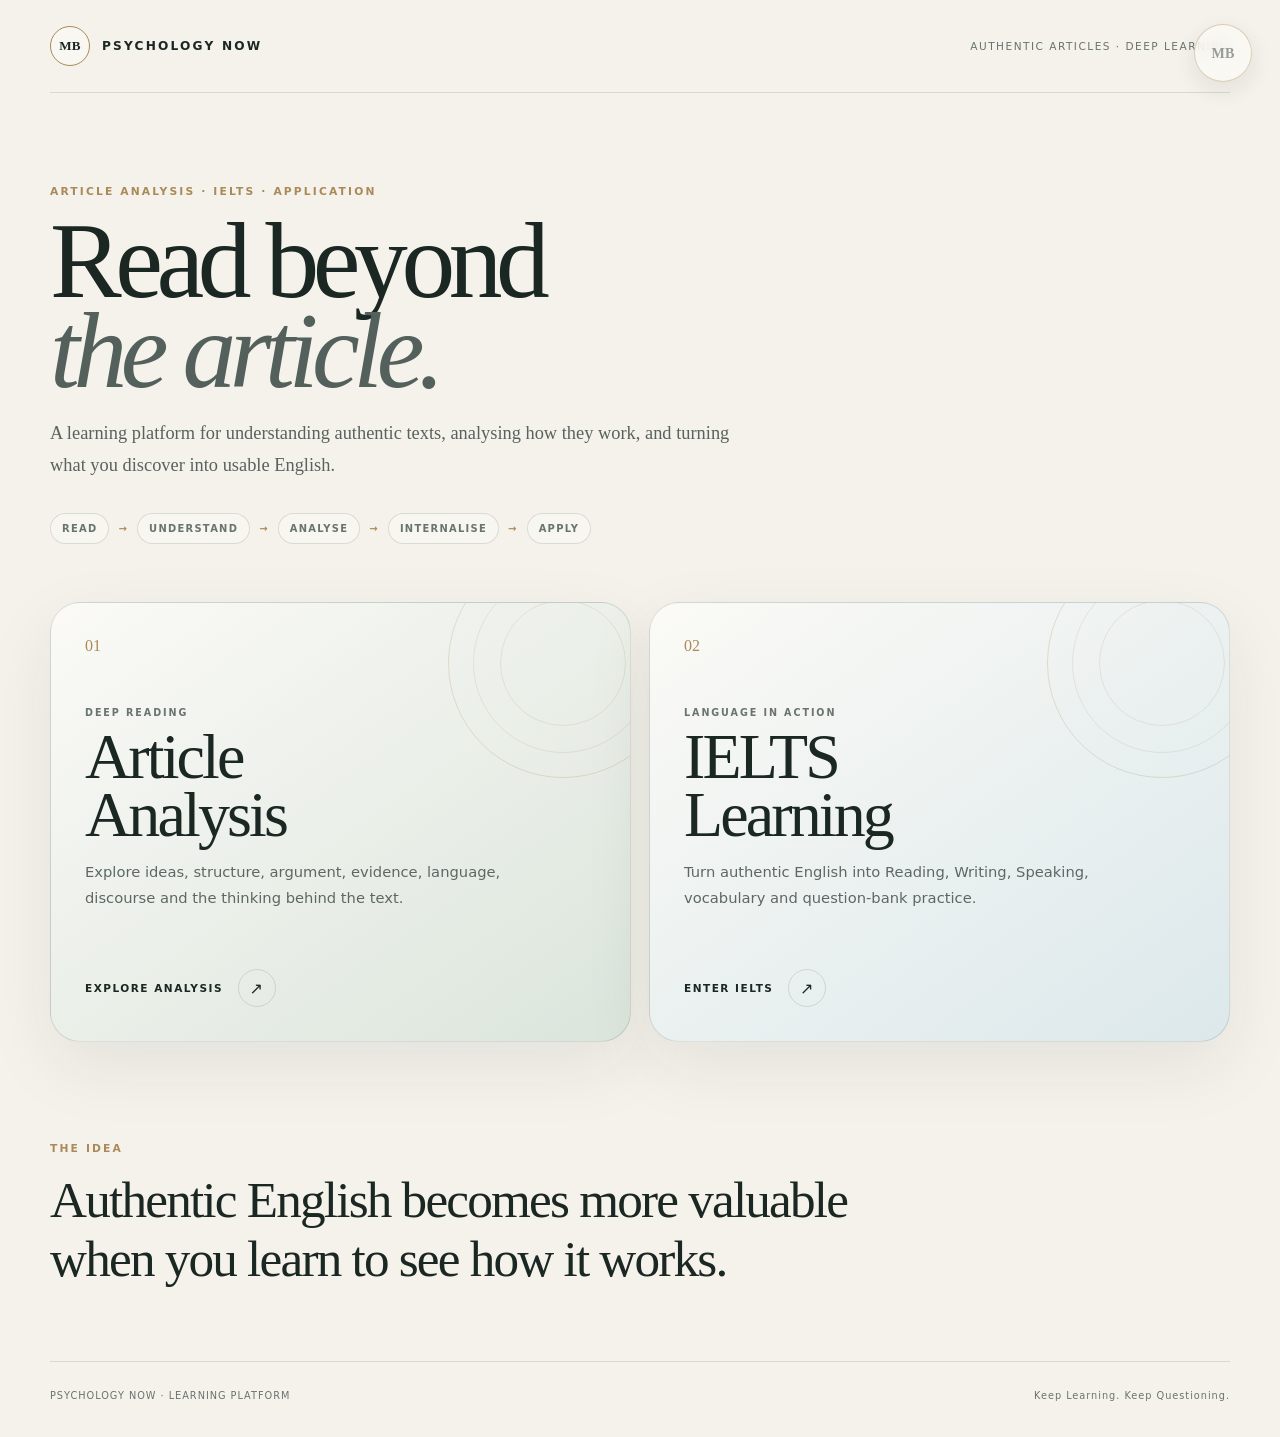
<file: index.html>
<!DOCTYPE html><html lang="en"><head><meta charset="UTF-8"><meta name="viewport" content="width=device-width, initial-scale=1.0"><meta name="description" content="Psychology Now — authentic articles, deep analysis and IELTS learning."><title>Psychology Now · Learning Platform</title><link rel="stylesheet" href="css/style.css?v=5"><style>.floating-watermark{position:fixed!important;top:24px!important;right:28px!important;bottom:auto!important;left:auto!important;transform:none!important;width:58px!important;height:58px!important;display:grid!important;place-items:center!important;border:1px solid rgba(169,138,88,.42)!important;border-radius:50%!important;background:rgba(251,250,246,.78)!important;color:rgba(27,39,35,.48)!important;z-index:999999!important;pointer-events:none!important;box-shadow:0 8px 28px rgba(27,39,35,.10)!important}@media(max-width:760px){.floating-watermark{top:16px!important;right:16px!important;width:52px!important;height:52px!important}} </style></head><body><div class="site-shell"><header class="site-header"><a class="brand" href="index.html" aria-label="Psychology Now home"><span class="brand-mark">MB</span><span>PSYCHOLOGY NOW</span></a><span class="header-note">AUTHENTIC ARTICLES · DEEP LEARNING</span></header><main><section class="hero"><p class="eyebrow">ARTICLE ANALYSIS · IELTS · APPLICATION</p><h1>Read beyond<br><em>the article.</em></h1><p class="hero-copy">A learning platform for understanding authentic texts, analysing how they work, and turning what you discover into usable English.</p><div class="learning-path" aria-label="Learning path"><span>READ</span><i>→</i><span>UNDERSTAND</span><i>→</i><span>ANALYSE</span><i>→</i><span>INTERNALISE</span><i>→</i><span>APPLY</span></div></section><section class="platform-grid" aria-label="Main platforms"><a class="platform-card analysis" href="article-analysis/"><div class="orb"></div><div><p class="card-number">01</p><p class="card-label">DEEP READING</p><h2>Article<br>Analysis</h2><p class="card-copy">Explore ideas, structure, argument, evidence, language, discourse and the thinking behind the text.</p></div><span class="card-action">EXPLORE ANALYSIS <b>↗</b></span></a><a class="platform-card ielts" href="#ielts"><div class="orb"></div><div><p class="card-number">02</p><p class="card-label">LANGUAGE IN ACTION</p><h2>IELTS<br>Learning</h2><p class="card-copy">Turn authentic English into Reading, Writing, Speaking, vocabulary and question-bank practice.</p></div><span class="card-action">ENTER IELTS <b>↗</b></span></a></section><section class="philosophy"><p class="section-label">THE IDEA</p><p class="philosophy-line">Authentic English becomes more valuable when you learn to <strong>see how it works.</strong></p></section></main><footer><span>PSYCHOLOGY NOW · LEARNING PLATFORM</span><span>Keep Learning. Keep Questioning.</span></footer></div><div class="floating-watermark" aria-label="Psychology Now logo">MB</div></body></html>
</file>
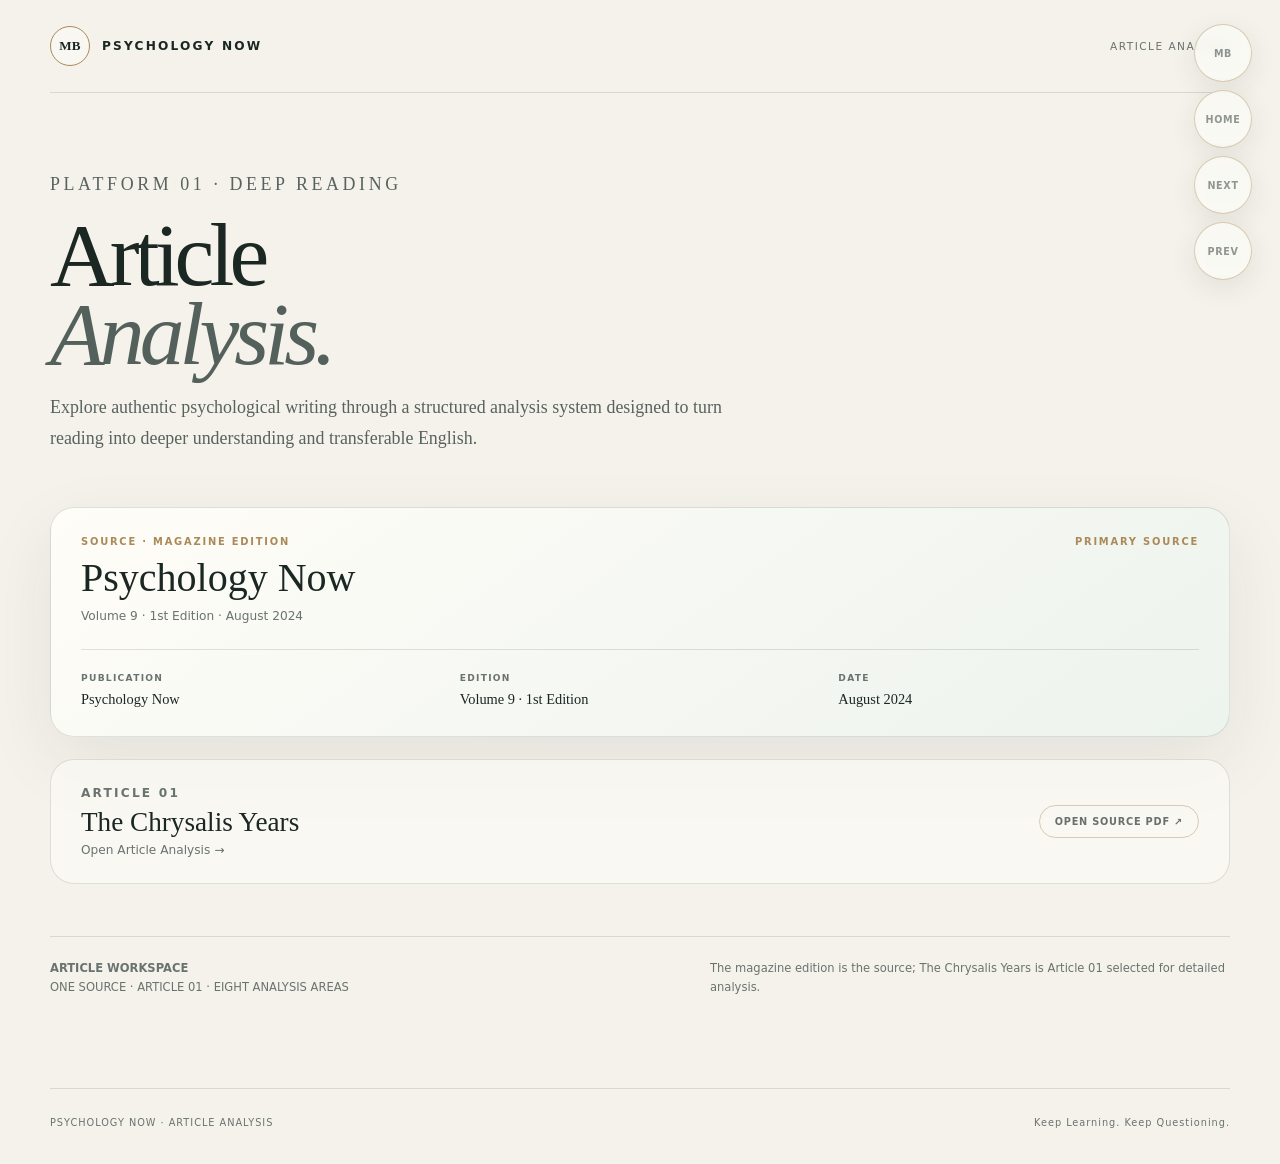
<file: article-analysis/index.html>
<!DOCTYPE html><html lang="en"><head><meta charset="UTF-8"><meta name="viewport" content="width=device-width, initial-scale=1.0"><title>Article Analysis · Psychology Now</title><link rel="stylesheet" href="../css/style.css?v=5"><style>
.analysis-page{padding:76px 0 90px}.floating-nav{position:fixed;top:24px;right:28px;z-index:999998;display:flex;flex-direction:column;gap:8px}.float-btn{width:58px;height:58px;display:grid;place-items:center;border:1px solid rgba(169,138,88,.42);border-radius:50%;text-decoration:none;color:rgba(27,39,35,.48);font-size:.60rem;font-weight:800;letter-spacing:.07em;background:rgba(251,250,246,.82);backdrop-filter:blur(6px);-webkit-backdrop-filter:blur(6px);box-shadow:0 8px 28px rgba(27,39,35,.09);transition:.2s ease}.float-btn:hover{transform:translateY(-2px);color:var(--ink);box-shadow:0 12px 32px rgba(27,39,35,.12)}.analysis-hero{max-width:820px}.analysis-hero h1{margin:16px 0 18px;font:500 clamp(3.2rem,7vw,6.4rem)/.88 Georgia,serif;letter-spacing:-.055em}.analysis-hero h1 em{font-weight:400;color:#53605b}.analysis-hero p{max-width:680px;margin:0;color:#58625e;font:400 1.12rem/1.75 Georgia,serif}.source-card{margin-top:52px;padding:28px 30px;border:1px solid var(--line);border-radius:24px;background:linear-gradient(145deg,#fffdf8,#edf3ed);box-shadow:var(--shadow)}.source-top{display:flex;justify-content:space-between;align-items:flex-start;gap:20px}.source-label{margin:0;color:var(--gold);font-size:.62rem;font-weight:800;letter-spacing:.18em}.source-card h2{margin:10px 0 7px;font:500 clamp(1.7rem,3.2vw,2.5rem)/1.05 Georgia,serif}.source-meta{margin:0;color:var(--muted);font-size:.76rem;line-height:1.65}.source-divider{margin:23px 0;border:0;border-top:1px solid var(--line)}.source-details{display:grid;grid-template-columns:repeat(3,1fr);gap:18px}.source-detail span{display:block;color:var(--muted);font-size:.57rem;font-weight:800;letter-spacing:.14em;margin-bottom:6px}.source-detail strong{font:500 .9rem Georgia,serif}.article-entry{margin-top:22px;padding:26px 30px;border:1px solid var(--line);border-radius:24px;background:rgba(251,250,246,.72);display:flex;justify-content:space-between;align-items:center;gap:24px;text-decoration:none;transition:.22s ease}.article-entry:hover{transform:translateY(-3px);box-shadow:var(--shadow)}.article-entry h2{margin:7px 0 5px;font:500 1.7rem Georgia,serif}.article-entry p{margin:0;color:var(--muted);font-size:.76rem}.article-open{display:inline-flex;align-items:center;gap:7px;padding:10px 15px;border:1px solid rgba(169,138,88,.42);border-radius:999px;color:rgba(27,39,35,.65);font-size:.61rem;font-weight:800;letter-spacing:.08em;text-decoration:none;white-space:nowrap;transition:.2s ease}.article-open:hover{transform:translateY(-2px);color:var(--ink);background:rgba(255,255,255,.65)}.article-arrow{font-size:1.3rem;color:var(--gold)}.section-intro{margin-top:52px;padding-top:22px;border-top:1px solid var(--line);display:flex;justify-content:space-between;gap:30px}.section-intro p{margin:0;color:var(--muted);font-size:.72rem;line-height:1.7;max-width:520px}@media(max-width:760px){.analysis-page{padding:78px 0 65px}.source-details{grid-template-columns:1fr}.article-entry{align-items:flex-start;flex-direction:column}.article-open{align-self:flex-start}.floating-nav{top:16px;right:16px;gap:6px}.float-btn{width:52px;height:52px;font-size:.54rem}}
</style></head><body><div class="site-shell"><header class="site-header"><a class="brand" href="../index.html" aria-label="Psychology Now home"><span class="brand-mark">MB</span><span>PSYCHOLOGY NOW</span></a><span class="header-note">ARTICLE ANALYSIS</span></header><main class="analysis-page"><section class="analysis-hero"><p class="eyebrow">PLATFORM 01 · DEEP READING</p><h1>Article<br><em>Analysis.</em></h1><p>Explore authentic psychological writing through a structured analysis system designed to turn reading into deeper understanding and transferable English.</p></section><section class="source-card" aria-label="Source profile"><div class="source-top"><div><p class="source-label">SOURCE · MAGAZINE EDITION</p><h2>Psychology Now</h2><p class="source-meta">Volume 9 · 1st Edition · August 2024</p></div><span class="source-label">PRIMARY SOURCE</span></div><hr class="source-divider"><div class="source-details"><div class="source-detail"><span>PUBLICATION</span><strong>Psychology Now</strong></div><div class="source-detail"><span>EDITION</span><strong>Volume 9 · 1st Edition</strong></div><div class="source-detail"><span>DATE</span><strong>August 2024</strong></div></div></section><div class="article-entry"><a href="../the-chrysalis-years/" style="text-decoration:none;color:inherit;flex:1"><p class="source-label">ARTICLE 01</p><h2>The Chrysalis Years</h2><p>Open Article Analysis →</p></a><a class="article-open" href="../The-Chrysalis-Years.pdf" target="_blank" rel="noopener noreferrer" aria-label="Open The Chrysalis Years PDF">OPEN SOURCE PDF ↗</a></div><section class="section-intro"><p><strong>ARTICLE WORKSPACE</strong><br>ONE SOURCE · ARTICLE 01 · EIGHT ANALYSIS AREAS</p><p>The magazine edition is the source; The Chrysalis Years is Article 01 selected for detailed analysis.</p></section></main><footer><span>PSYCHOLOGY NOW · ARTICLE ANALYSIS</span><span>Keep Learning. Keep Questioning.</span></footer></div><nav class="floating-nav" aria-label="Page navigation"><div class="float-btn" aria-label="Psychology Now logo">MB</div><a class="float-btn" href="../index.html" aria-label="Home">HOME</a><a class="float-btn" href="../the-chrysalis-years/" aria-label="Next">NEXT</a><a class="float-btn" href="../the-chrysalis-years/" aria-label="Previous">PREV</a></nav></body></html>
</file>
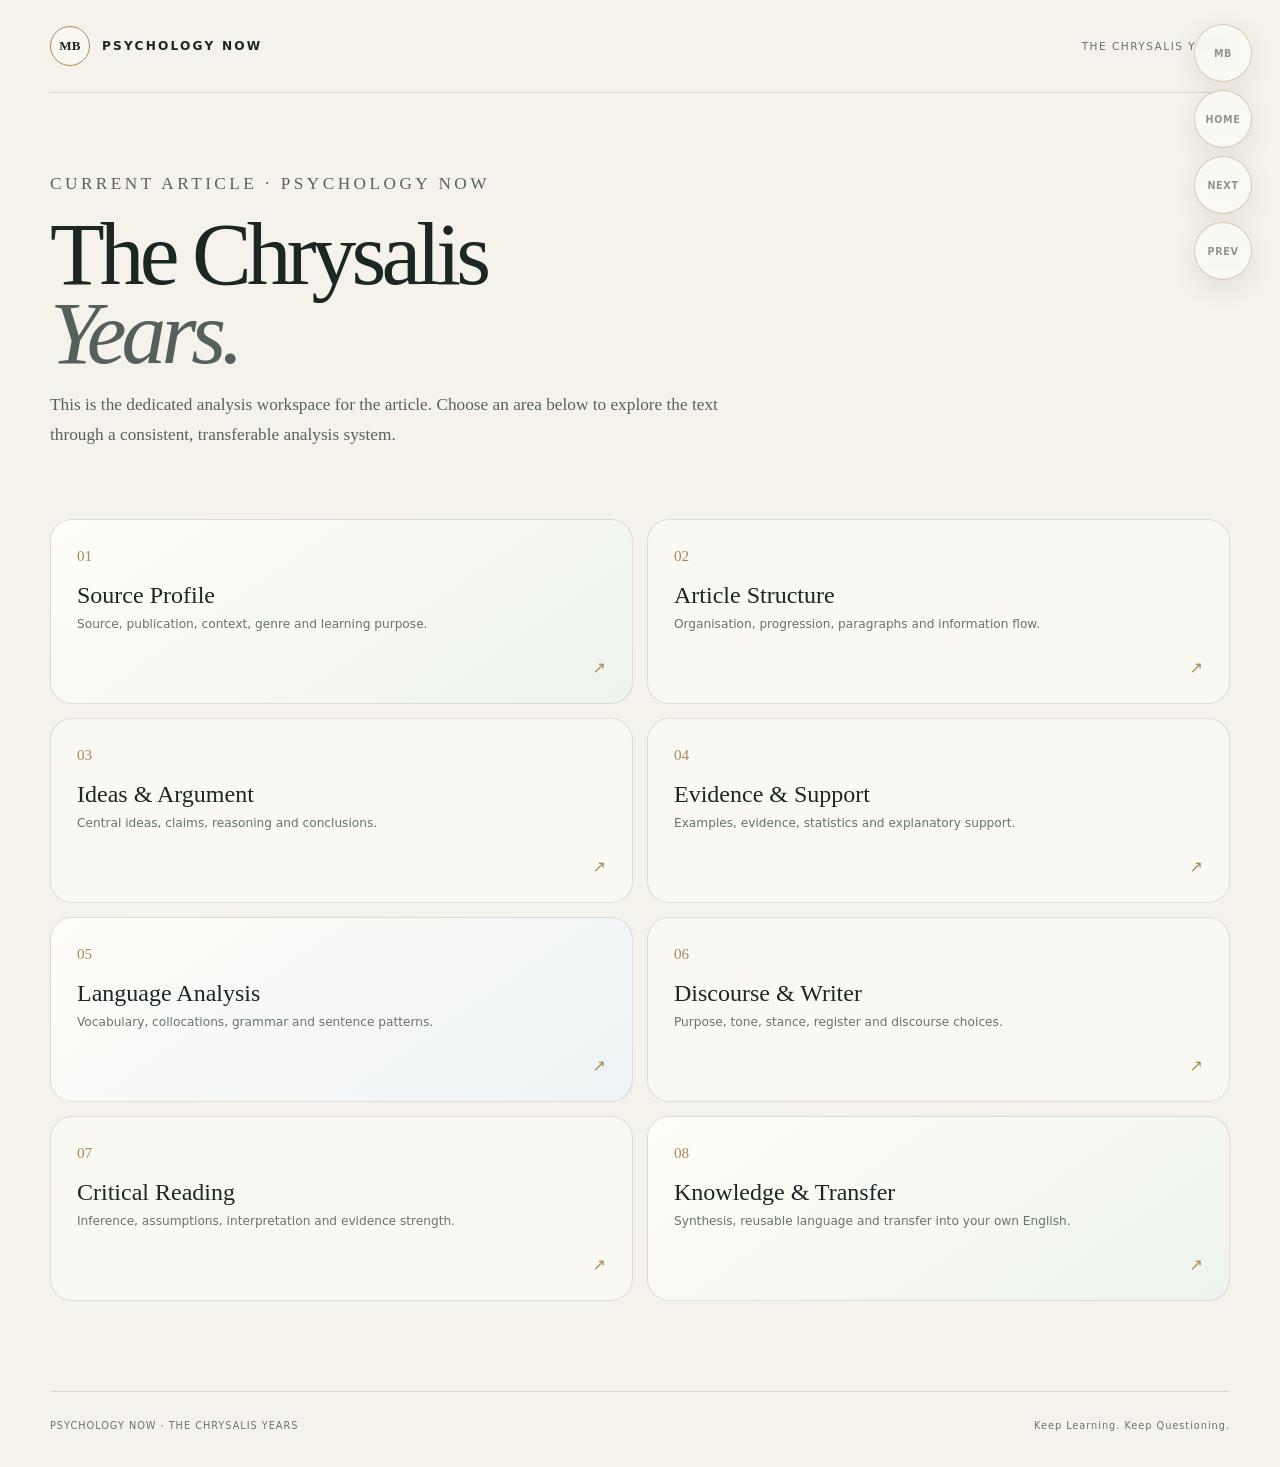
<file: the-chrysalis-years/index.html>
<!DOCTYPE html><html lang="en"><head><meta charset="UTF-8"><meta name="viewport" content="width=device-width, initial-scale=1.0"><title>The Chrysalis Years · Psychology Now</title><link rel="stylesheet" href="../css/style.css?v=5"><style>
.article-page{padding:76px 0 90px}.floating-nav{position:fixed;top:24px;right:28px;z-index:999998;display:flex;flex-direction:column;gap:8px}.float-btn{width:58px;height:58px;display:grid;place-items:center;border:1px solid rgba(169,138,88,.42);border-radius:50%;text-decoration:none;color:rgba(27,39,35,.48);font-size:.60rem;font-weight:800;letter-spacing:.07em;background:rgba(251,250,246,.82);backdrop-filter:blur(6px);-webkit-backdrop-filter:blur(6px);box-shadow:0 8px 28px rgba(27,39,35,.09)}.article-hero{max-width:820px}.article-hero h1{margin:16px 0;font:500 clamp(3.1rem,7vw,6.2rem)/.88 Georgia,serif;letter-spacing:-.055em}.article-hero h1 em{color:#53605b;font-weight:400}.article-hero p{max-width:680px;color:#58625e;font:400 1.08rem/1.75 Georgia,serif}.analysis-grid{margin-top:68px;display:grid;grid-template-columns:repeat(2,1fr);gap:14px}.analysis-card{min-height:185px;padding:26px;border:1px solid var(--line);border-radius:22px;background:rgba(251,250,246,.72);text-decoration:none;display:flex;flex-direction:column;justify-content:space-between;transition:.22s ease}.analysis-card:hover{transform:translateY(-4px);box-shadow:var(--shadow)}.analysis-card:nth-child(1),.analysis-card:nth-child(8){background:linear-gradient(145deg,#fffdf8,#edf3ed)}.analysis-card:nth-child(5){background:linear-gradient(145deg,#fffdf8,#edf3f5)}.num{font:500 .95rem Georgia,serif;color:var(--gold)}.analysis-card h2{margin:18px 0 7px;font:500 1.5rem/1.05 Georgia,serif}.analysis-card p{margin:0;color:var(--muted);font-size:.76rem;line-height:1.6}.arr{align-self:flex-end;color:var(--gold)}@media(max-width:760px){.article-page{padding:78px 0 65px}.analysis-grid{grid-template-columns:1fr}.floating-nav{top:16px;right:16px;gap:6px}.float-btn{width:52px;height:52px;font-size:.54rem}}
</style></head><body><div class="site-shell"><header class="site-header"><a class="brand" href="../index.html"><span class="brand-mark">MB</span><span>PSYCHOLOGY NOW</span></a><span class="header-note">THE CHRYSALIS YEARS</span></header><main class="article-page"><section class="article-hero"><p class="eyebrow">CURRENT ARTICLE · PSYCHOLOGY NOW</p><h1>The Chrysalis<br><em>Years.</em></h1><p>This is the dedicated analysis workspace for the article. Choose an area below to explore the text through a consistent, transferable analysis system.</p></section><section class="analysis-grid"><a class="analysis-card" href="#source"><div><span class="num">01</span><h2>Source Profile</h2><p>Source, publication, context, genre and learning purpose.</p></div><span class="arr">↗</span></a><a class="analysis-card" href="#structure"><div><span class="num">02</span><h2>Article Structure</h2><p>Organisation, progression, paragraphs and information flow.</p></div><span class="arr">↗</span></a><a class="analysis-card" href="#ideas"><div><span class="num">03</span><h2>Ideas &amp; Argument</h2><p>Central ideas, claims, reasoning and conclusions.</p></div><span class="arr">↗</span></a><a class="analysis-card" href="#evidence"><div><span class="num">04</span><h2>Evidence &amp; Support</h2><p>Examples, evidence, statistics and explanatory support.</p></div><span class="arr">↗</span></a><a class="analysis-card" href="#language"><div><span class="num">05</span><h2>Language Analysis</h2><p>Vocabulary, collocations, grammar and sentence patterns.</p></div><span class="arr">↗</span></a><a class="analysis-card" href="#discourse"><div><span class="num">06</span><h2>Discourse &amp; Writer</h2><p>Purpose, tone, stance, register and discourse choices.</p></div><span class="arr">↗</span></a><a class="analysis-card" href="#critical"><div><span class="num">07</span><h2>Critical Reading</h2><p>Inference, assumptions, interpretation and evidence strength.</p></div><span class="arr">↗</span></a><a class="analysis-card" href="#transfer"><div><span class="num">08</span><h2>Knowledge &amp; Transfer</h2><p>Synthesis, reusable language and transfer into your own English.</p></div><span class="arr">↗</span></a></section></main><footer><span>PSYCHOLOGY NOW · THE CHRYSALIS YEARS</span><span>Keep Learning. Keep Questioning.</span></footer></div><nav class="floating-nav" aria-label="Page navigation"><div class="float-btn">MB</div><a class="float-btn" href="../index.html">HOME</a><a class="float-btn" href="../the-chrysalis-years/">NEXT</a><a class="float-btn" href="../article-analysis/">PREV</a></nav></body></html>
</file>
<file: css/style.css>
:root{--ink:#1b2723;--muted:#69736f;--paper:#f5f2eb;--paper-2:#fbfaf6;--sage:#dbe5dc;--mist:#dce8eb;--gold:#a98a58;--line:rgba(27,39,35,.13);--shadow:0 24px 70px rgba(27,39,35,.08)}
*{box-sizing:border-box}html{scroll-behavior:smooth}body{margin:0;color:var(--ink);background:var(--paper);font-family:Inter,ui-sans-serif,system-ui,-apple-system,BlinkMacSystemFont,"Segoe UI",sans-serif}a{color:inherit}.site-shell{width:min(1180px,calc(100% - 44px));margin:auto}.site-header{display:flex;align-items:center;justify-content:space-between;padding:26px 0;border-bottom:1px solid var(--line)}.brand{display:flex;align-items:center;gap:12px;text-decoration:none;font-size:.76rem;font-weight:800;letter-spacing:.18em}.brand-mark{width:40px;height:40px;border:1px solid var(--gold);border-radius:50%;display:grid;place-items:center;font:600 .82rem Georgia,serif;letter-spacing:.02em;background:rgba(251,250,246,.7)}.header-note{font-size:.66rem;color:var(--muted);letter-spacing:.14em}
/* Persistent floating logo: fixed to the viewport so it stays visible while the page scrolls. */
.floating-watermark{position:fixed!important;right:28px!important;bottom:28px!important;left:auto!important;top:auto!important;transform:none!important;width:58px;height:58px;border:1px solid rgba(169,138,88,.42);border-radius:50%;display:grid;place-items:center;font:600 .88rem Georgia,serif;letter-spacing:.02em;color:rgba(27,39,35,.48);background:rgba(251,250,246,.72);backdrop-filter:blur(8px);-webkit-backdrop-filter:blur(8px);opacity:.9;z-index:2147483647;pointer-events:none;box-shadow:0 8px 28px rgba(27,39,35,.10)}
.hero{padding:92px 0 58px;max-width:900px}.eyebrow,.section-label,.card-label{margin:0;color:var(--gold);font-size:.67rem;font-weight:800;letter-spacing:.2em}h1{margin:18px 0 20px;font:500 clamp(3.6rem,8.4vw,7.3rem)/.84 Georgia,"Times New Roman",serif;letter-spacing:-.06em}h1 em{font-weight:400;color:#53605b}.hero-copy{max-width:690px;margin:0;color:#58625e;font:400 1.15rem/1.75 Georgia,"Times New Roman",serif}.learning-path{display:flex;align-items:center;flex-wrap:wrap;gap:9px;margin-top:32px;color:var(--muted);font-size:.62rem;font-weight:800;letter-spacing:.13em}.learning-path span{padding:9px 11px;border:1px solid var(--line);border-radius:999px;background:rgba(251,250,246,.45)}.learning-path i{font-style:normal;color:var(--gold)}
.platform-grid{display:grid;grid-template-columns:1fr 1fr;gap:18px}.platform-card{position:relative;min-height:440px;padding:34px;text-decoration:none;border:1px solid var(--line);border-radius:30px;overflow:hidden;display:flex;flex-direction:column;justify-content:space-between;box-shadow:var(--shadow);transition:transform .25s ease,box-shadow .25s ease}.platform-card:hover{transform:translateY(-6px);box-shadow:0 32px 90px rgba(27,39,35,.13)}.analysis{background:linear-gradient(145deg,var(--paper-2),var(--sage))}.ielts{background:linear-gradient(145deg,var(--paper-2),var(--mist))}.orb{position:absolute;right:-48px;top:-55px;width:230px;height:230px;border:1px solid rgba(169,138,88,.24);border-radius:50%}.orb:before,.orb:after{content:"";position:absolute;border:1px solid rgba(169,138,88,.17);border-radius:50%}.orb:before{inset:24px}.orb:after{inset:51px}.card-number{margin:0 0 52px;font:500 1rem Georgia,serif;color:var(--gold)}.card-label{font-size:.6rem;color:var(--muted);margin-bottom:10px}.platform-card h2{margin:0 0 16px;font:500 clamp(2.5rem,5vw,4.2rem)/.9 Georgia,"Times New Roman",serif;letter-spacing:-.045em}.card-copy{max-width:440px;margin:0;color:#5d6863;font-size:.92rem;line-height:1.75}.card-action{display:flex;align-items:center;gap:15px;font-size:.66rem;font-weight:800;letter-spacing:.14em}.card-action b{width:38px;height:38px;border:1px solid var(--line);border-radius:50%;display:grid;place-items:center;font-size:1rem;font-weight:400}.current-article{margin-top:18px;padding:27px 30px;border:1px solid var(--line);border-radius:22px;background:rgba(251,250,246,.68);display:flex;align-items:center;justify-content:space-between;gap:24px}.current-article h2{margin:7px 0 4px;font:500 1.65rem Georgia,serif}.current-article p{margin:0;color:var(--muted);font-size:.78rem}.current-article>a{text-decoration:none;font-size:.65rem;font-weight:800;letter-spacing:.14em;white-space:nowrap}.current-article>a span{margin-left:10px;font-size:1rem}.philosophy{padding:100px 0 72px;max-width:800px}.philosophy-line{margin:16px 0 0;font:400 clamp(1.8rem,4vw,3.3rem)/1.15 Georgia,"Times New Roman",serif;letter-spacing:-.035em}.philosophy-line strong{font-weight:500}footer{display:flex;justify-content:space-between;gap:20px;padding:28px 0 36px;border-top:1px solid var(--line);color:var(--muted);font-size:.61rem;letter-spacing:.1em}
@media(max-width:760px){.site-shell{width:min(100% - 28px,1180px)}.site-header{padding:18px 0}.header-note{display:none}.hero{padding:64px 0 42px}h1{font-size:clamp(3.4rem,18vw,5.7rem)}.platform-grid{grid-template-columns:1fr}.platform-card{min-height:390px;padding:28px}.current-article{align-items:flex-start;flex-direction:column}.current-article>a{padding-top:8px}.floating-watermark{right:16px!important;bottom:16px!important;width:52px;height:52px}footer{flex-direction:column;gap:8px}}
</file>
